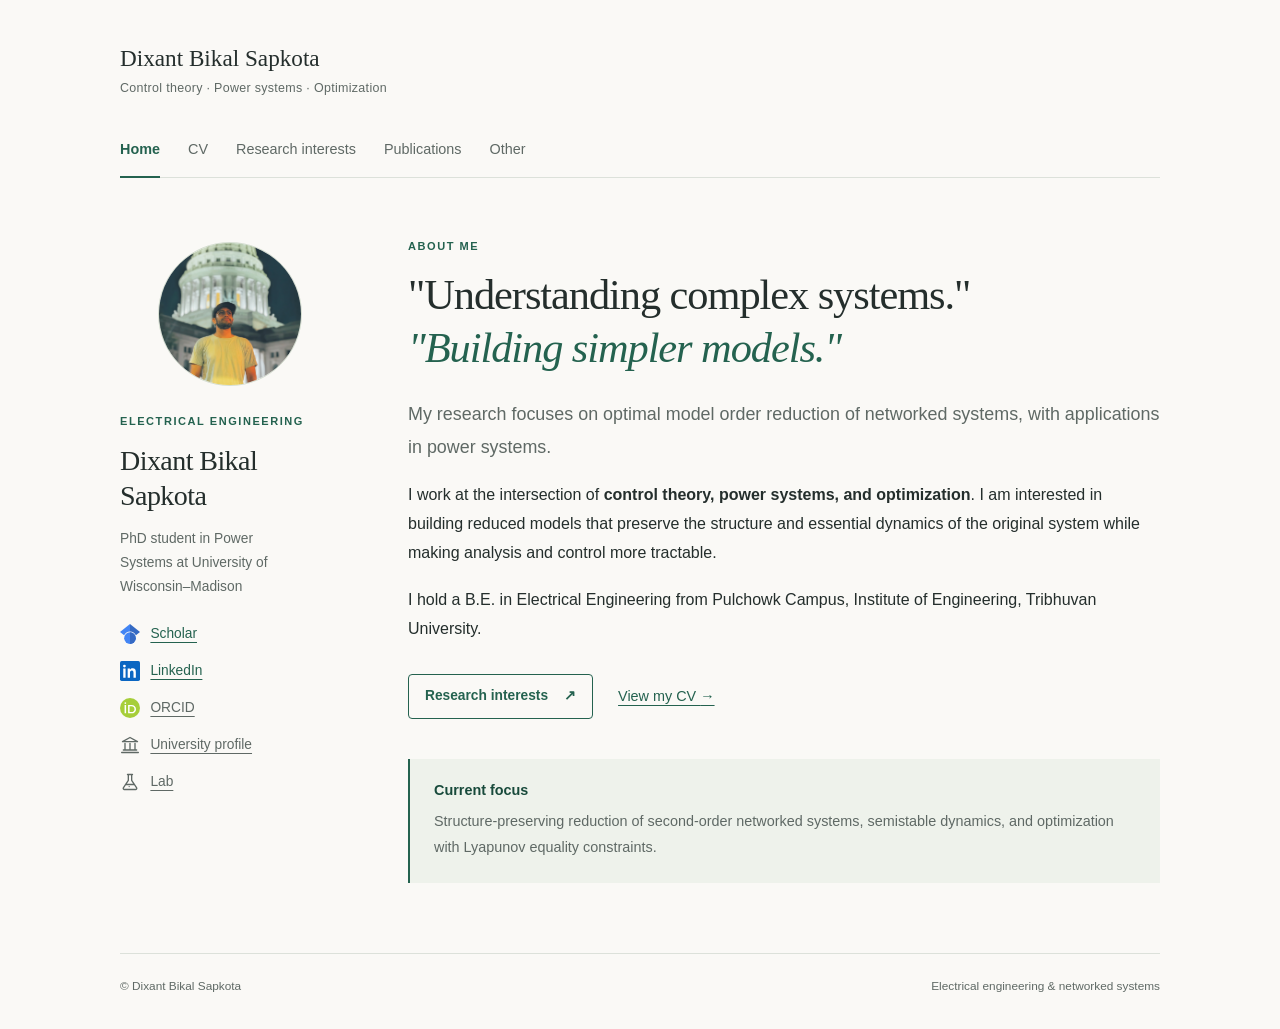
<file: index.html>
<!doctype html>
<html lang="en">
<head>
  <meta charset="utf-8">
  <meta name="viewport" content="width=device-width, initial-scale=1">
  <meta name="description" content="Dixant Bikal Sapkota — research in model order reduction, control theory, optimization, and power systems.">
  <meta name="author" content="Dixant Bikal Sapkota">
  <meta name="theme-color" content="#faf9f6">
  <title>Home | Dixant Bikal Sapkota</title>
  <link rel="stylesheet" href="styles.css">
</head>
<body>
  <a class="skip-link" href="#main">Skip to content</a>
  <div class="site-shell">
    <header class="site-header">
      <a class="site-name" href="index.html">Dixant Bikal Sapkota<span class="site-subtitle">Control theory · Power systems · Optimization</span></a>
      <nav class="site-nav" aria-label="Main navigation">
        <a href="index.html" aria-current="page">Home</a>
        <a href="cv.html">CV</a>
        <a href="research.html">Research interests</a>
        <a href="publications.html">Publications</a>
        <a href="other.html">Other</a>
      </nav>
    </header>
    <main id="main" class="page-layout" tabindex="-1">
      <aside class="sidebar" aria-label="About Dixant Bikal Sapkota">
        <img
          class="profile-photo"
          src="images/image.jpg"
          alt="Dixant Bikal Sapkota"
          width="112"
          height="112">
        <p class="eyebrow">Electrical engineering</p>
        <p class="profile-name">Dixant Bikal<br> Sapkota</p>
        <p class="sidebar-text">PhD student in Power Systems at University of Wisconsin–Madison</p>
        <nav class="profile-links" aria-label="Academic profiles">
          <ul>
          <li>
            <a class="profile-link" href="https://scholar.google.com/citations?user=Jhl7F5cAAAAJ&amp;hl=en">
              <svg class="profile-link-icon" width="20" height="20" viewBox="0 0 24 24" aria-hidden="true" focusable="false"><path fill="#4285f4" d="M12 0 0 9.5l4.9 4A8 8 0 0 1 12 9V0Z"/><path fill="#356ac3" d="m12 0 12 9.5-4.9 4A8 8 0 0 0 12 9V0Z"/><circle cx="12" cy="17" r="7" fill="#4285f4"/><path fill="#356ac3" d="M12 10a7 7 0 0 1 0 14V10Z"/></svg>
              <span>Scholar</span>
            </a>
          </li>
          <li>
            <a class="profile-link" href="https://www.linkedin.com/in/dixantbsapkota/">
              <svg class="profile-link-icon" width="20" height="20" viewBox="0 0 24 24" aria-hidden="true" focusable="false"><rect width="24" height="24" rx="2" fill="#0a66c2"/><circle cx="5.3" cy="6" r="1.65" fill="#fff"/><path fill="#fff" d="M3.9 9h2.8v11H3.9zm5.3 0h2.7v1.5c.6-1 1.5-1.8 3.2-1.8 3 0 3.9 1.9 3.9 4.7V20h-2.8v-5.9c0-1.6-.3-2.8-1.9-2.8s-2.3 1.1-2.3 2.8V20H9.2Z"/></svg>
              <span>LinkedIn</span>
            </a>
          </li>
          <li>
            <!-- EDIT: Add href="YOUR_ORCID_URL" to the next anchor.
            Keep class="profile-link"; remove placeholder-link, role,
            aria-disabled, and title when adding the real URL. -->
            <a class="profile-link placeholder-link" role="link" aria-disabled="true" title="Add your ORCID URL">
              <svg class="profile-link-icon" width="20" height="20" viewBox="0 0 24 24" aria-hidden="true" focusable="false"><circle cx="12" cy="12" r="12" fill="#a6ce39"/><circle cx="6.4" cy="6.1" r="1.05" fill="#fff"/><path fill="#fff" d="M5.5 8.3h1.8v10.1H5.5zm4.2 0h4.1c3.3 0 5.4 2 5.4 5.1s-2.1 5-5.4 5H9.7zm1.8 1.6v6.9h2.2c2.4 0 3.7-1.2 3.7-3.4 0-2.3-1.3-3.5-3.7-3.5Z"/></svg>
              <span>ORCID</span>
            </a>
          </li>
          <li>
            <!-- EDIT: Add href="YOUR_UNIVERSITY_PROFILE_URL" to the next anchor.
            Keep class="profile-link"; remove placeholder-link, role,
            aria-disabled, and title when adding the real URL. -->
            <a class="profile-link placeholder-link" role="link" aria-disabled="true" title="Add your University profile URL">
              <svg class="profile-link-icon" width="20" height="20" viewBox="0 0 24 24" fill="none" stroke="currentColor" stroke-width="1.6" stroke-linecap="round" stroke-linejoin="round" aria-hidden="true" focusable="false"><path d="m3 8 9-5 9 5H3Zm-1 13h20M4 18h16M6 10v8m6-8v8m6-8v8"/></svg>
              <span>University profile</span>
            </a>
          </li>
          <li>
            <!-- EDIT: Add href="YOUR_LAB_URL" to the next anchor.
            Keep class="profile-link"; remove placeholder-link, role,
            aria-disabled, and title when adding the real URL. -->
            <a class="profile-link placeholder-link" role="link" aria-disabled="true" title="Add your Lab URL">
              <svg class="profile-link-icon" width="20" height="20" viewBox="0 0 24 24" fill="none" stroke="currentColor" stroke-width="1.6" stroke-linecap="round" stroke-linejoin="round" aria-hidden="true" focusable="false"><path d="M9 3h6m-5 0v7l-6 9a1.4 1.4 0 0 0 1.2 2h13.6a1.4 1.4 0 0 0 1.2-2l-6-9V3M7.5 15h9"/><circle cx="11" cy="17.5" r=".8" fill="currentColor" stroke="none"/></svg>
              <span>Lab</span>
            </a>
          </li>
          </ul>
        </nav>
        <!-- Optional photo: replace the monogram with
        <img class="profile-photo" src="images/profile.jpg" alt="Dixant Bikal Sapkota" width="176" height="176">
        and upload images/profile.jpg. -->
      </aside>
      <div class="page-content">
        <p class="eyebrow">About me</p>
        <h1>"Understanding complex systems."<br><em>"Building simpler models."</em></h1>
        <p class="lead">My research focuses on optimal model order reduction of networked systems, with applications in power systems.</p>
        <p>I work at the intersection of <strong>control theory, power systems, and optimization</strong>. I am interested in building reduced models that preserve the structure and essential dynamics of the original system while making analysis and control more tractable.</p>
        <p>I hold a B.E. in Electrical Engineering from Pulchowk Campus, Institute of Engineering, Tribhuvan University.</p>
        <div class="link-row">
          <a class="button" href="research.html">Research interests <span aria-hidden="true">↗</span></a>
          <a class="text-link" href="cv.html">View my CV <span aria-hidden="true">→</span></a>
        </div>
        <section class="focus-note" aria-labelledby="focus-title">
          <h2 id="focus-title">Current focus</h2>
          <p>Structure-preserving reduction of second-order networked systems, semistable dynamics, and optimization with Lyapunov equality constraints.</p>
        </section>
        <!-- EDIT: Uncomment after replacing the example address and URLs.
        <section class="section" aria-labelledby="contact-title">
          <h2 id="contact-title">Get in touch</h2>
          <p><a href="mailto:YOUR_EMAIL">Email</a> · <a href="YOUR_SCHOLAR_URL">Google Scholar</a> · <a href="YOUR_GITHUB_URL">GitHub</a></p>
        </section>
        -->
      </div>
    </main>
    <footer class="site-footer">
      <span>© Dixant Bikal Sapkota</span>
      <span>Electrical engineering &amp; networked systems</span>
      <!-- Optional: replace the second span with an email or academic profile link. -->
    </footer>
  </div>
</body>
</html>
</file>
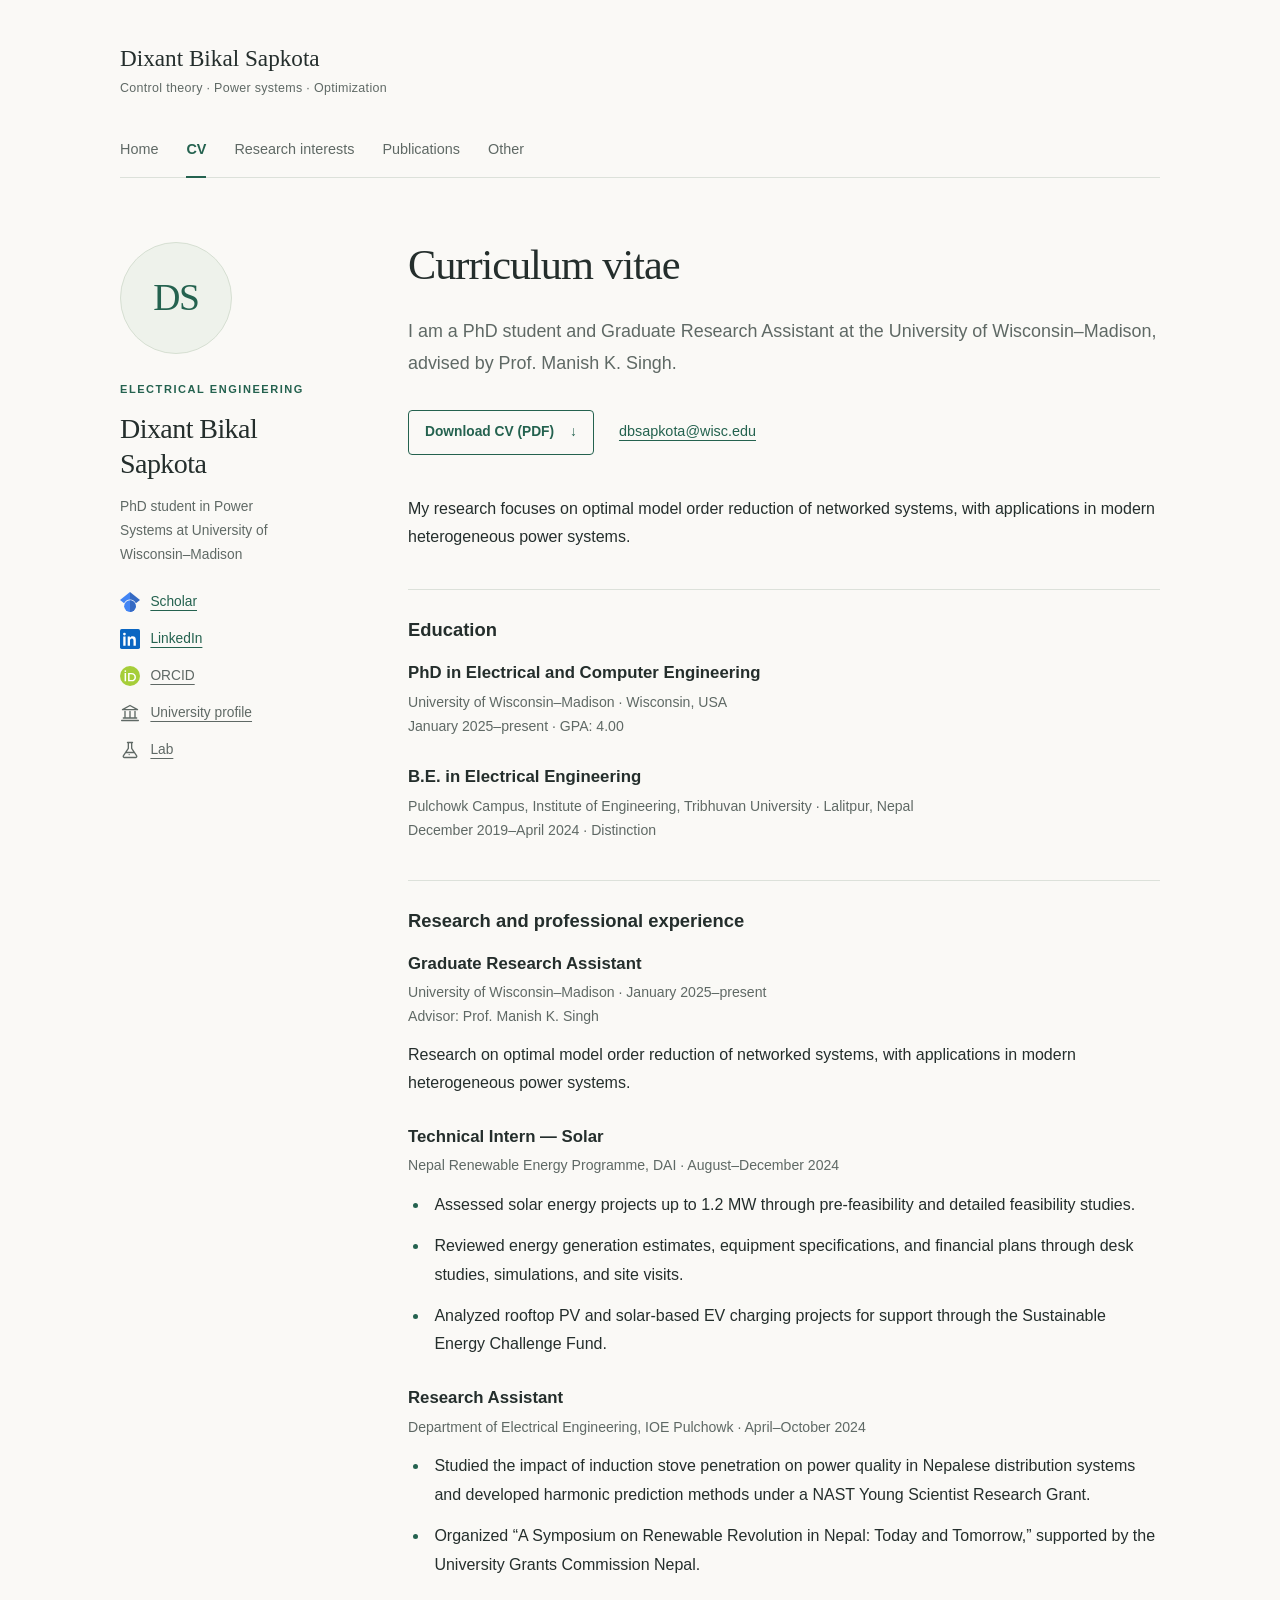
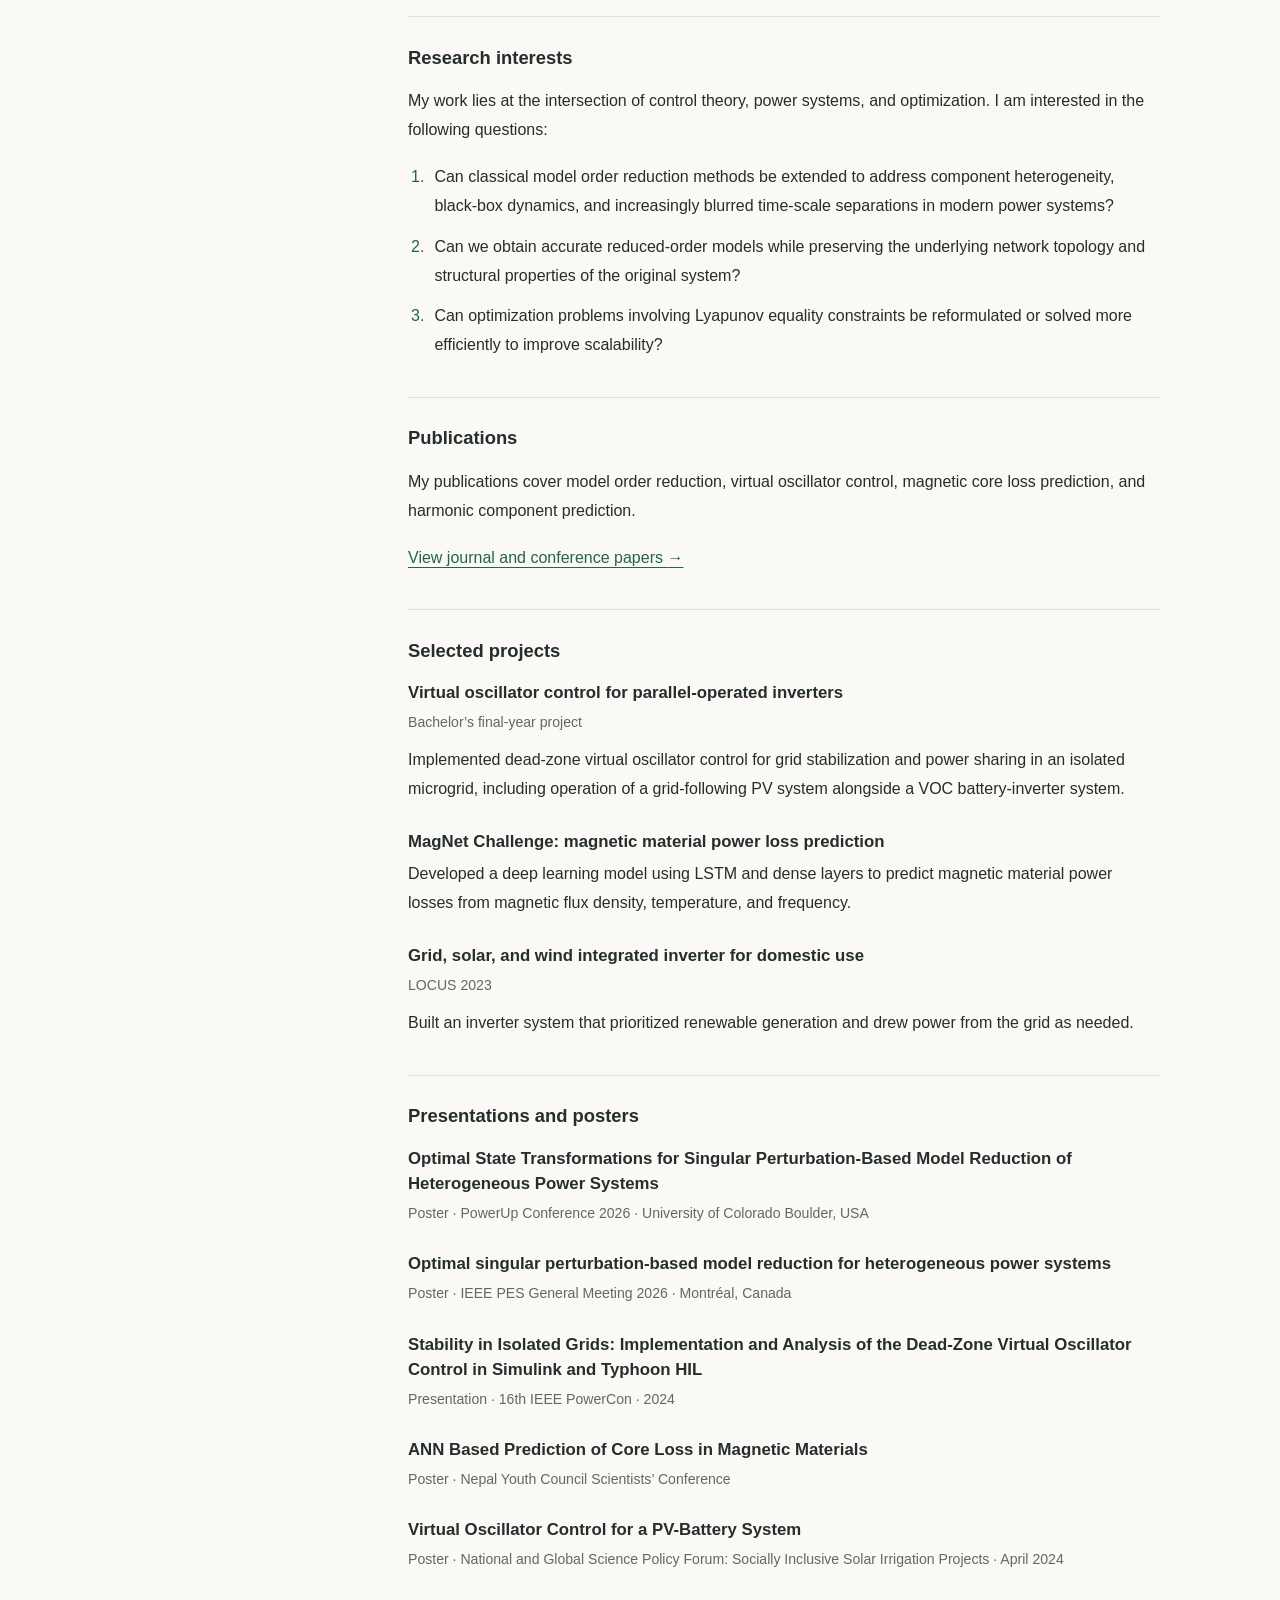
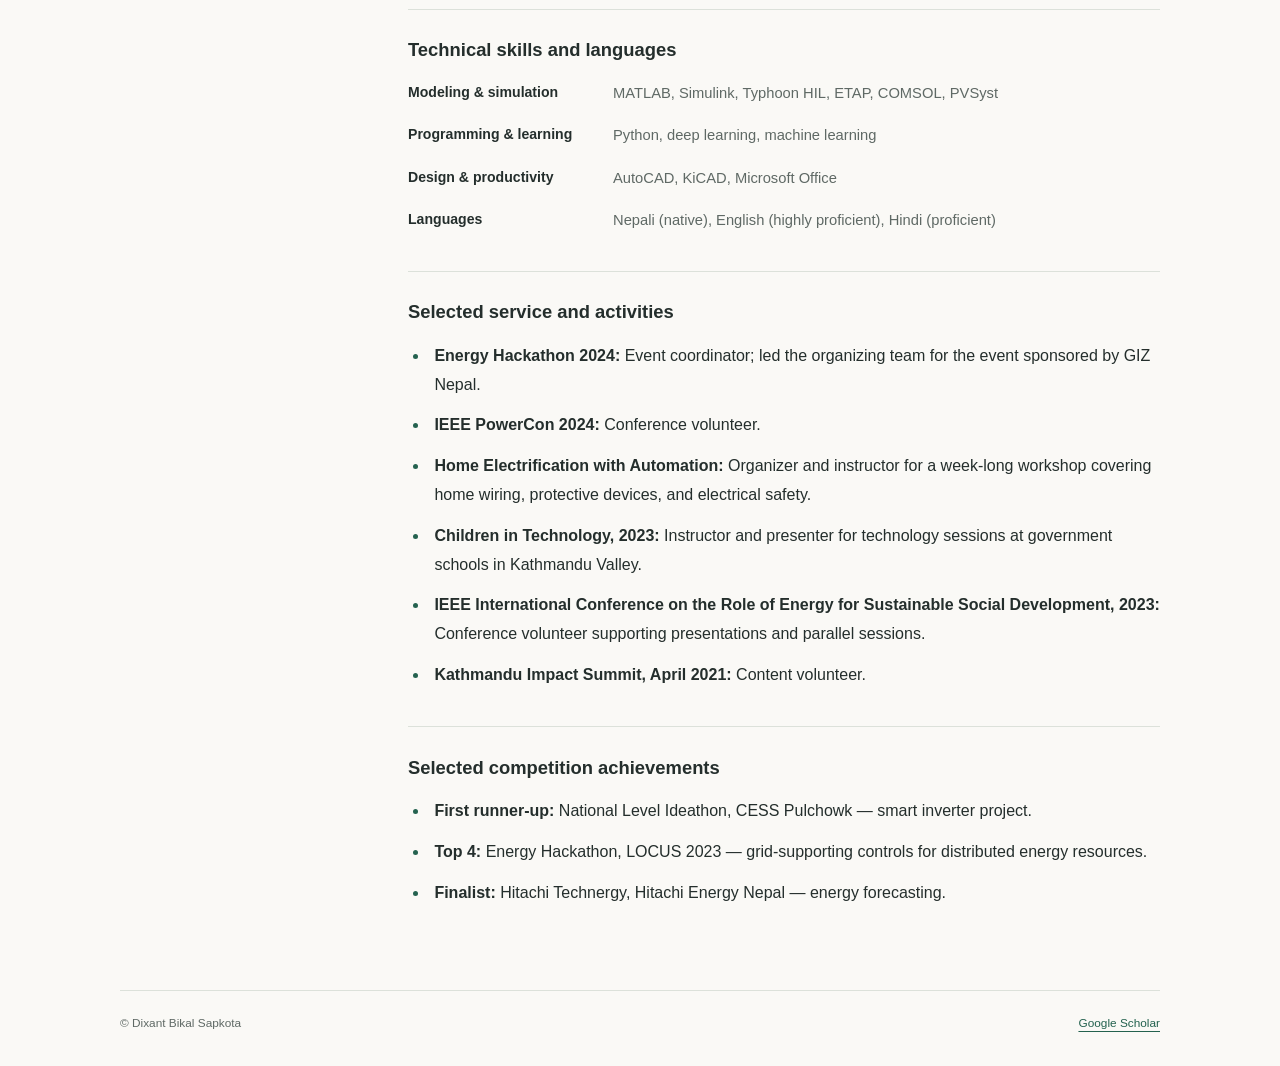
<file: cv.html>
<!doctype html>
<html lang="en">
<head>
  <meta charset="utf-8">
  <meta name="viewport" content="width=device-width, initial-scale=1">
  <meta name="description" content="CV of Dixant Bikal Sapkota, PhD student and Graduate Research Assistant at the University of Wisconsin–Madison.">
  <meta name="author" content="Dixant Bikal Sapkota">
  <meta name="theme-color" content="#faf9f6">
  <title>CV | Dixant Bikal Sapkota</title>
  <link rel="stylesheet" href="styles.css">
</head>
<body>
  <a class="skip-link" href="#main">Skip to content</a>
  <div class="site-shell">
    <header class="site-header">
      <a class="site-name" href="index.html">Dixant Bikal Sapkota<span class="site-subtitle">Control theory · Power systems · Optimization</span></a>
      <nav class="site-nav" aria-label="Main navigation">
        <a href="index.html">Home</a>
        <a href="cv.html" aria-current="page">CV</a>
        <a href="research.html">Research interests</a>
        <a href="publications.html">Publications</a>
        <a href="other.html">Other</a>
      </nav>
    </header>
    <main id="main" class="page-layout" tabindex="-1">
      <aside class="sidebar" aria-label="About Dixant Bikal Sapkota">
        <div class="monogram" aria-hidden="true">DS</div>
        <p class="eyebrow">Electrical engineering</p>
        <p class="profile-name">Dixant Bikal<br> Sapkota</p>
        <p class="sidebar-text">PhD student in Power Systems at University of Wisconsin–Madison</p>
        <nav class="profile-links" aria-label="Academic profiles">
          <ul>
          <li>
            <a class="profile-link" href="https://scholar.google.com/citations?user=Jhl7F5cAAAAJ&amp;hl=en">
              <svg class="profile-link-icon" width="20" height="20" viewBox="0 0 24 24" aria-hidden="true" focusable="false"><path fill="#4285f4" d="M12 0 0 9.5l4.9 4A8 8 0 0 1 12 9V0Z"/><path fill="#356ac3" d="m12 0 12 9.5-4.9 4A8 8 0 0 0 12 9V0Z"/><circle cx="12" cy="17" r="7" fill="#4285f4"/><path fill="#356ac3" d="M12 10a7 7 0 0 1 0 14V10Z"/></svg>
              <span>Scholar</span>
            </a>
          </li>
          <li>
            <a class="profile-link" href="https://www.linkedin.com/in/dixantbsapkota/">
              <svg class="profile-link-icon" width="20" height="20" viewBox="0 0 24 24" aria-hidden="true" focusable="false"><rect width="24" height="24" rx="2" fill="#0a66c2"/><circle cx="5.3" cy="6" r="1.65" fill="#fff"/><path fill="#fff" d="M3.9 9h2.8v11H3.9zm5.3 0h2.7v1.5c.6-1 1.5-1.8 3.2-1.8 3 0 3.9 1.9 3.9 4.7V20h-2.8v-5.9c0-1.6-.3-2.8-1.9-2.8s-2.3 1.1-2.3 2.8V20H9.2Z"/></svg>
              <span>LinkedIn</span>
            </a>
          </li>
          <li>
            <!-- EDIT: Add href="YOUR_ORCID_URL" to the next anchor.
            Keep class="profile-link"; remove placeholder-link, role,
            aria-disabled, and title when adding the real URL. -->
            <a class="profile-link placeholder-link" role="link" aria-disabled="true" title="Add your ORCID URL">
              <svg class="profile-link-icon" width="20" height="20" viewBox="0 0 24 24" aria-hidden="true" focusable="false"><circle cx="12" cy="12" r="12" fill="#a6ce39"/><circle cx="6.4" cy="6.1" r="1.05" fill="#fff"/><path fill="#fff" d="M5.5 8.3h1.8v10.1H5.5zm4.2 0h4.1c3.3 0 5.4 2 5.4 5.1s-2.1 5-5.4 5H9.7zm1.8 1.6v6.9h2.2c2.4 0 3.7-1.2 3.7-3.4 0-2.3-1.3-3.5-3.7-3.5Z"/></svg>
              <span>ORCID</span>
            </a>
          </li>
          <li>
            <!-- EDIT: Add href="YOUR_UNIVERSITY_PROFILE_URL" to the next anchor.
            Keep class="profile-link"; remove placeholder-link, role,
            aria-disabled, and title when adding the real URL. -->
            <a class="profile-link placeholder-link" role="link" aria-disabled="true" title="Add your University profile URL">
              <svg class="profile-link-icon" width="20" height="20" viewBox="0 0 24 24" fill="none" stroke="currentColor" stroke-width="1.6" stroke-linecap="round" stroke-linejoin="round" aria-hidden="true" focusable="false"><path d="m3 8 9-5 9 5H3Zm-1 13h20M4 18h16M6 10v8m6-8v8m6-8v8"/></svg>
              <span>University profile</span>
            </a>
          </li>
          <li>
            <!-- EDIT: Add href="YOUR_LAB_URL" to the next anchor.
            Keep class="profile-link"; remove placeholder-link, role,
            aria-disabled, and title when adding the real URL. -->
            <a class="profile-link placeholder-link" role="link" aria-disabled="true" title="Add your Lab URL">
              <svg class="profile-link-icon" width="20" height="20" viewBox="0 0 24 24" fill="none" stroke="currentColor" stroke-width="1.6" stroke-linecap="round" stroke-linejoin="round" aria-hidden="true" focusable="false"><path d="M9 3h6m-5 0v7l-6 9a1.4 1.4 0 0 0 1.2 2h13.6a1.4 1.4 0 0 0 1.2-2l-6-9V3M7.5 15h9"/><circle cx="11" cy="17.5" r=".8" fill="currentColor" stroke="none"/></svg>
              <span>Lab</span>
            </a>
          </li>
          </ul>
        </nav>
        <!-- Optional photo: replace the monogram with
        <img class="profile-photo" src="images/profile.jpg" alt="Dixant Bikal Sapkota" width="176" height="176">
        and upload images/profile.jpg. -->
      </aside>
      <div class="page-content">
        <h1>Curriculum vitae</h1>
        <p class="lead">I am a PhD student and Graduate Research Assistant at the University of Wisconsin–Madison, advised by Prof. Manish K. Singh.</p>
        <div class="link-row"><a class="button" href="files/cv.pdf">Download CV (PDF) <span aria-hidden="true">↓</span></a> <a class="text-link" href="mailto:dbsapkota@wisc.edu">dbsapkota@wisc.edu</a></div>
        <p>My research focuses on optimal model order reduction of networked systems, with applications in modern heterogeneous power systems.</p>
        <section class="section" aria-labelledby="education-title">
          <h2 id="education-title">Education</h2>
          <div class="entry">
            <h3>PhD in Electrical and Computer Engineering</h3>
            <p class="entry-meta">University of Wisconsin–Madison · Wisconsin, USA<br>January 2025–present · GPA: 4.00</p>
          </div>
          <div class="entry">
            <h3>B.E. in Electrical Engineering</h3>
            <p class="entry-meta">Pulchowk Campus, Institute of Engineering, Tribhuvan University · Lalitpur, Nepal<br>December 2019–April 2024 · Distinction</p>
          </div>
        </section>
        <section class="section" aria-labelledby="experience-title">
          <h2 id="experience-title">Research and professional experience</h2>
          <div class="entry">
            <h3>Graduate Research Assistant</h3>
            <p class="entry-meta">University of Wisconsin–Madison · January 2025–present<br>Advisor: Prof. Manish K. Singh</p>
            <p>Research on optimal model order reduction of networked systems, with applications in modern heterogeneous power systems.</p>
          </div>
          <div class="entry">
            <h3>Technical Intern — Solar</h3>
            <p class="entry-meta">Nepal Renewable Energy Programme, DAI · August–December 2024</p>
            <ul class="topic-list">
              <li>Assessed solar energy projects up to 1.2 MW through pre-feasibility and detailed feasibility studies.</li>
              <li>Reviewed energy generation estimates, equipment specifications, and financial plans through desk studies, simulations, and site visits.</li>
              <li>Analyzed rooftop PV and solar-based EV charging projects for support through the Sustainable Energy Challenge Fund.</li>
            </ul>
          </div>
          <div class="entry">
            <h3>Research Assistant</h3>
            <p class="entry-meta">Department of Electrical Engineering, IOE Pulchowk · April–October 2024</p>
            <ul class="topic-list">
              <li>Studied the impact of induction stove penetration on power quality in Nepalese distribution systems and developed harmonic prediction methods under a NAST Young Scientist Research Grant.</li>
              <li>Organized “A Symposium on Renewable Revolution in Nepal: Today and Tomorrow,” supported by the University Grants Commission Nepal.</li>
            </ul>
          </div>
        </section>
        <section class="section" aria-labelledby="research-title">
          <h2 id="research-title">Research interests</h2>
          <p>My work lies at the intersection of control theory, power systems, and optimization. I am interested in the following questions:</p>
          <ol class="question-list">
            <li>Can classical model order reduction methods be extended to address component heterogeneity, black-box dynamics, and increasingly blurred time-scale separations in modern power systems?</li>
            <li>Can we obtain accurate reduced-order models while preserving the underlying network topology and structural properties of the original system?</li>
            <li>Can optimization problems involving Lyapunov equality constraints be reformulated or solved more efficiently to improve scalability?</li>
          </ol>
        </section>
        <section class="section" aria-labelledby="publications-title">
          <h2 id="publications-title">Publications</h2>
          <p>My publications cover model order reduction, virtual oscillator control, magnetic core loss prediction, and harmonic component prediction.</p>
          <a href="publications.html">View journal and conference papers <span aria-hidden="true">→</span></a>
        </section>
        <section class="section" aria-labelledby="projects-title">
          <h2 id="projects-title">Selected projects</h2>
          <div class="entry">
            <h3>Virtual oscillator control for parallel-operated inverters</h3>
            <p class="entry-meta">Bachelor’s final-year project</p>
            <p>Implemented dead-zone virtual oscillator control for grid stabilization and power sharing in an isolated microgrid, including operation of a grid-following PV system alongside a VOC battery-inverter system.</p>
          </div>
          <div class="entry">
            <h3>MagNet Challenge: magnetic material power loss prediction</h3>
            <p>Developed a deep learning model using LSTM and dense layers to predict magnetic material power losses from magnetic flux density, temperature, and frequency.</p>
          </div>
          <div class="entry">
            <h3>Grid, solar, and wind integrated inverter for domestic use</h3>
            <p class="entry-meta">LOCUS 2023</p>
            <p>Built an inverter system that prioritized renewable generation and drew power from the grid as needed.</p>
          </div>
        </section>
        <section class="section" aria-labelledby="presentations-title">
          <h2 id="presentations-title">Presentations and posters</h2>
          <div class="entry">
            <h3>Optimal State Transformations for Singular Perturbation-Based Model Reduction of Heterogeneous Power Systems</h3>
            <p class="entry-meta">Poster · PowerUp Conference 2026 · University of Colorado Boulder, USA</p>
          </div>
          <div class="entry">
            <h3>Optimal singular perturbation-based model reduction for heterogeneous power systems</h3>
            <p class="entry-meta">Poster · IEEE PES General Meeting 2026 · Montréal, Canada</p>
          </div>
          <div class="entry">
            <h3>Stability in Isolated Grids: Implementation and Analysis of the Dead-Zone Virtual Oscillator Control in Simulink and Typhoon HIL</h3>
            <p class="entry-meta">Presentation · 16th IEEE PowerCon · 2024</p>
          </div>
          <div class="entry">
            <h3>ANN Based Prediction of Core Loss in Magnetic Materials</h3>
            <p class="entry-meta">Poster · Nepal Youth Council Scientists’ Conference</p>
          </div>
          <div class="entry">
            <h3>Virtual Oscillator Control for a PV-Battery System</h3>
            <p class="entry-meta">Poster · National and Global Science Policy Forum: Socially Inclusive Solar Irrigation Projects · April 2024</p>
          </div>
        </section>
        <section class="section" aria-labelledby="skills-title">
          <h2 id="skills-title">Technical skills and languages</h2>
          <dl class="details-list">
            <div><dt>Modeling &amp; simulation</dt><dd>MATLAB, Simulink, Typhoon HIL, ETAP, COMSOL, PVSyst</dd></div>
            <div><dt>Programming &amp; learning</dt><dd>Python, deep learning, machine learning</dd></div>
            <div><dt>Design &amp; productivity</dt><dd>AutoCAD, KiCAD, Microsoft Office</dd></div>
            <div><dt>Languages</dt><dd>Nepali (native), English (highly proficient), Hindi (proficient)</dd></div>
          </dl>
        </section>
        <section class="section" aria-labelledby="service-title">
          <h2 id="service-title">Selected service and activities</h2>
          <ul class="topic-list">
            <li><strong>Energy Hackathon 2024:</strong> Event coordinator; led the organizing team for the event sponsored by GIZ Nepal.</li>
            <li><strong>IEEE PowerCon 2024:</strong> Conference volunteer.</li>
            <li><strong>Home Electrification with Automation:</strong> Organizer and instructor for a week-long workshop covering home wiring, protective devices, and electrical safety.</li>
            <li><strong>Children in Technology, 2023:</strong> Instructor and presenter for technology sessions at government schools in Kathmandu Valley.</li>
            <li><strong>IEEE International Conference on the Role of Energy for Sustainable Social Development, 2023:</strong> Conference volunteer supporting presentations and parallel sessions.</li>
            <li><strong>Kathmandu Impact Summit, April 2021:</strong> Content volunteer.</li>
          </ul>
        </section>
        <section class="section" aria-labelledby="awards-title">
          <h2 id="awards-title">Selected competition achievements</h2>
          <ul class="topic-list">
            <li><strong>First runner-up:</strong> National Level Ideathon, CESS Pulchowk — smart inverter project.</li>
            <li><strong>Top 4:</strong> Energy Hackathon, LOCUS 2023 — grid-supporting controls for distributed energy resources.</li>
            <li><strong>Finalist:</strong> Hitachi Technergy, Hitachi Energy Nepal — energy forecasting.</li>
          </ul>
        </section>
      </div>
    </main>
    <footer class="site-footer">
      <span>© Dixant Bikal Sapkota</span>
      <a href="https://scholar.google.com/citations?user=Jhl7F5cAAAAJ&amp;hl=en">Google Scholar</a>
    </footer>
  </div>
</body>
</html>
</file>
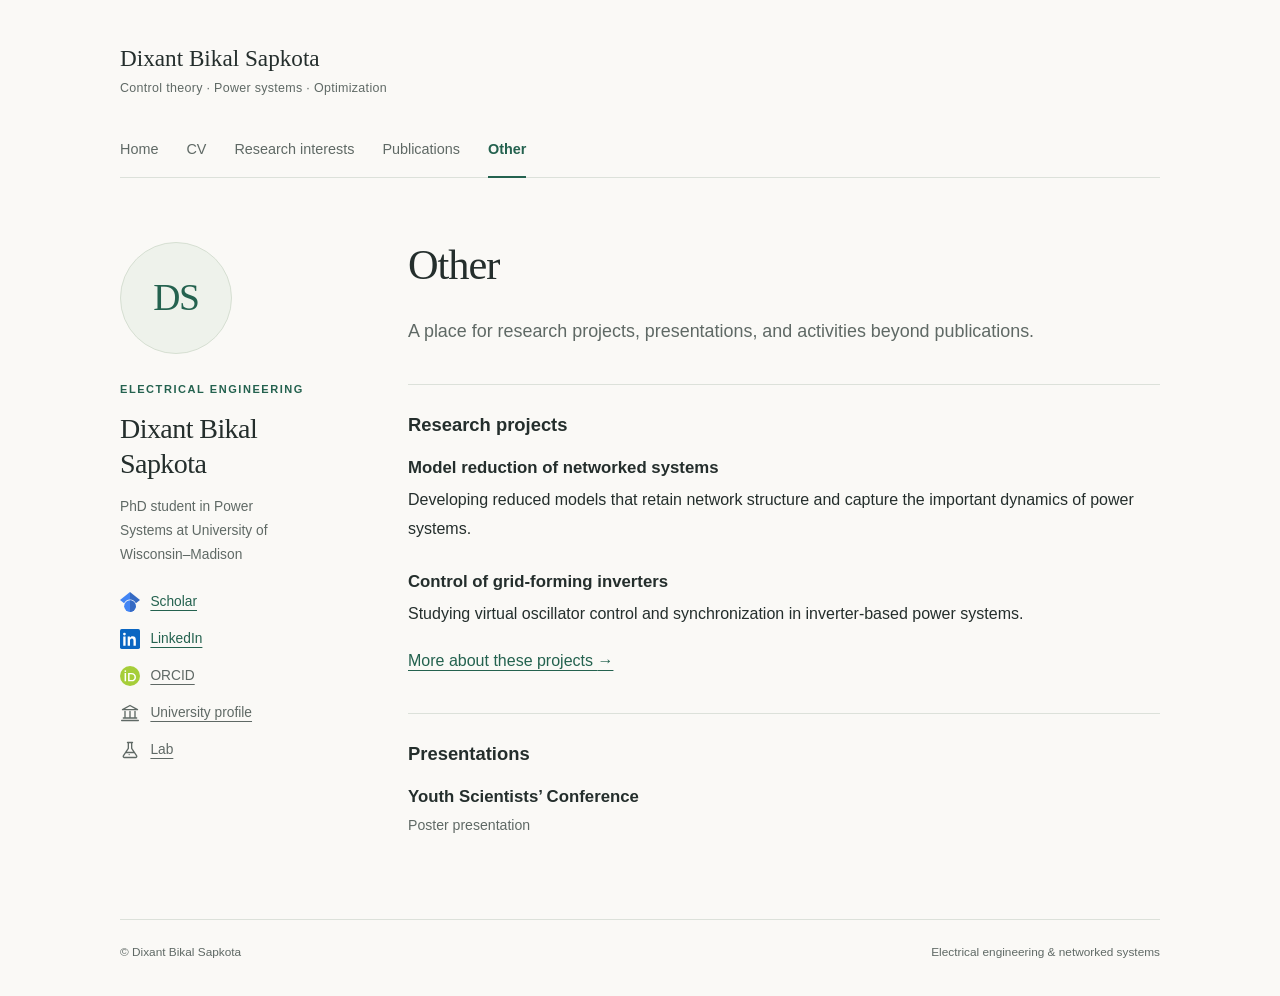
<file: other.html>
<!doctype html>
<html lang="en">
<head>
  <meta charset="utf-8">
  <meta name="viewport" content="width=device-width, initial-scale=1">
  <meta name="description" content="Research projects, presentations, and additional activities of Dixant Bikal Sapkota.">
  <meta name="author" content="Dixant Bikal Sapkota">
  <meta name="theme-color" content="#faf9f6">
  <title>Other | Dixant Bikal Sapkota</title>
  <link rel="stylesheet" href="styles.css">
</head>
<body>
  <a class="skip-link" href="#main">Skip to content</a>
  <div class="site-shell">
    <header class="site-header">
      <a class="site-name" href="index.html">Dixant Bikal Sapkota<span class="site-subtitle">Control theory · Power systems · Optimization</span></a>
      <nav class="site-nav" aria-label="Main navigation">
        <a href="index.html">Home</a>
        <a href="cv.html">CV</a>
        <a href="research.html">Research interests</a>
        <a href="publications.html">Publications</a>
        <a href="other.html" aria-current="page">Other</a>
      </nav>
    </header>
    <main id="main" class="page-layout" tabindex="-1">
      <aside class="sidebar" aria-label="About Dixant Bikal Sapkota">
        <div class="monogram" aria-hidden="true">DS</div>
        <p class="eyebrow">Electrical engineering</p>
        <p class="profile-name">Dixant Bikal<br> Sapkota</p>
        <p class="sidebar-text">PhD student in Power Systems at University of Wisconsin–Madison</p>
        <nav class="profile-links" aria-label="Academic profiles">
          <ul>
          <li>
            <a class="profile-link" href="https://scholar.google.com/citations?user=Jhl7F5cAAAAJ&amp;hl=en">
              <svg class="profile-link-icon" width="20" height="20" viewBox="0 0 24 24" aria-hidden="true" focusable="false"><path fill="#4285f4" d="M12 0 0 9.5l4.9 4A8 8 0 0 1 12 9V0Z"/><path fill="#356ac3" d="m12 0 12 9.5-4.9 4A8 8 0 0 0 12 9V0Z"/><circle cx="12" cy="17" r="7" fill="#4285f4"/><path fill="#356ac3" d="M12 10a7 7 0 0 1 0 14V10Z"/></svg>
              <span>Scholar</span>
            </a>
          </li>
          <li>
            <a class="profile-link" href="https://www.linkedin.com/in/dixantbsapkota/">
              <svg class="profile-link-icon" width="20" height="20" viewBox="0 0 24 24" aria-hidden="true" focusable="false"><rect width="24" height="24" rx="2" fill="#0a66c2"/><circle cx="5.3" cy="6" r="1.65" fill="#fff"/><path fill="#fff" d="M3.9 9h2.8v11H3.9zm5.3 0h2.7v1.5c.6-1 1.5-1.8 3.2-1.8 3 0 3.9 1.9 3.9 4.7V20h-2.8v-5.9c0-1.6-.3-2.8-1.9-2.8s-2.3 1.1-2.3 2.8V20H9.2Z"/></svg>
              <span>LinkedIn</span>
            </a>
          </li>
          <li>
            <!-- EDIT: Add href="YOUR_ORCID_URL" to the next anchor.
            Keep class="profile-link"; remove placeholder-link, role,
            aria-disabled, and title when adding the real URL. -->
            <a class="profile-link placeholder-link" role="link" aria-disabled="true" title="Add your ORCID URL">
              <svg class="profile-link-icon" width="20" height="20" viewBox="0 0 24 24" aria-hidden="true" focusable="false"><circle cx="12" cy="12" r="12" fill="#a6ce39"/><circle cx="6.4" cy="6.1" r="1.05" fill="#fff"/><path fill="#fff" d="M5.5 8.3h1.8v10.1H5.5zm4.2 0h4.1c3.3 0 5.4 2 5.4 5.1s-2.1 5-5.4 5H9.7zm1.8 1.6v6.9h2.2c2.4 0 3.7-1.2 3.7-3.4 0-2.3-1.3-3.5-3.7-3.5Z"/></svg>
              <span>ORCID</span>
            </a>
          </li>
          <li>
            <!-- EDIT: Add href="YOUR_UNIVERSITY_PROFILE_URL" to the next anchor.
            Keep class="profile-link"; remove placeholder-link, role,
            aria-disabled, and title when adding the real URL. -->
            <a class="profile-link placeholder-link" role="link" aria-disabled="true" title="Add your University profile URL">
              <svg class="profile-link-icon" width="20" height="20" viewBox="0 0 24 24" fill="none" stroke="currentColor" stroke-width="1.6" stroke-linecap="round" stroke-linejoin="round" aria-hidden="true" focusable="false"><path d="m3 8 9-5 9 5H3Zm-1 13h20M4 18h16M6 10v8m6-8v8m6-8v8"/></svg>
              <span>University profile</span>
            </a>
          </li>
          <li>
            <!-- EDIT: Add href="YOUR_LAB_URL" to the next anchor.
            Keep class="profile-link"; remove placeholder-link, role,
            aria-disabled, and title when adding the real URL. -->
            <a class="profile-link placeholder-link" role="link" aria-disabled="true" title="Add your Lab URL">
              <svg class="profile-link-icon" width="20" height="20" viewBox="0 0 24 24" fill="none" stroke="currentColor" stroke-width="1.6" stroke-linecap="round" stroke-linejoin="round" aria-hidden="true" focusable="false"><path d="M9 3h6m-5 0v7l-6 9a1.4 1.4 0 0 0 1.2 2h13.6a1.4 1.4 0 0 0 1.2-2l-6-9V3M7.5 15h9"/><circle cx="11" cy="17.5" r=".8" fill="currentColor" stroke="none"/></svg>
              <span>Lab</span>
            </a>
          </li>
          </ul>
        </nav>
        <!-- Optional photo: replace the monogram with
        <img class="profile-photo" src="images/profile.jpg" alt="Dixant Bikal Sapkota" width="176" height="176">
        and upload images/profile.jpg. -->
      </aside>
      <div class="page-content">
        <h1>Other</h1>
        <p class="lead">A place for research projects, presentations, and activities beyond publications.</p>
        <section class="section" aria-labelledby="projects-title">
          <h2 id="projects-title">Research projects</h2>
          <div class="entry">
            <h3>Model reduction of networked systems</h3>
            <p>Developing reduced models that retain network structure and capture the important dynamics of power systems.</p>
          </div>
          <div class="entry">
            <h3>Control of grid-forming inverters</h3>
            <p>Studying virtual oscillator control and synchronization in inverter-based power systems.</p>
          </div>
          <a href="projects.html">More about these projects <span aria-hidden="true">→</span></a>
        </section>
        <section class="section" id="presentations" aria-labelledby="presentations-title">
          <h2 id="presentations-title">Presentations</h2>
          <div class="entry">
            <h3>Youth Scientists’ Conference</h3>
            <p class="entry-meta">Poster presentation</p>
            <!-- EDIT: Add your exact poster title, year, and a PDF link if available. -->
          </div>
        </section>
        <!-- EDIT: Add verified teaching, service, hobbies, or personal activities here.
        <section class="section" aria-labelledby="outside-title">
          <h2 id="outside-title">Outside research</h2>
          <p>Write a short paragraph about your interests outside research.</p>
        </section>
        -->
      </div>
    </main>
    <footer class="site-footer">
      <span>© Dixant Bikal Sapkota</span>
      <span>Electrical engineering &amp; networked systems</span>
      <!-- Optional: replace the second span with an email or academic profile link. -->
    </footer>
  </div>
</body>
</html>
</file>
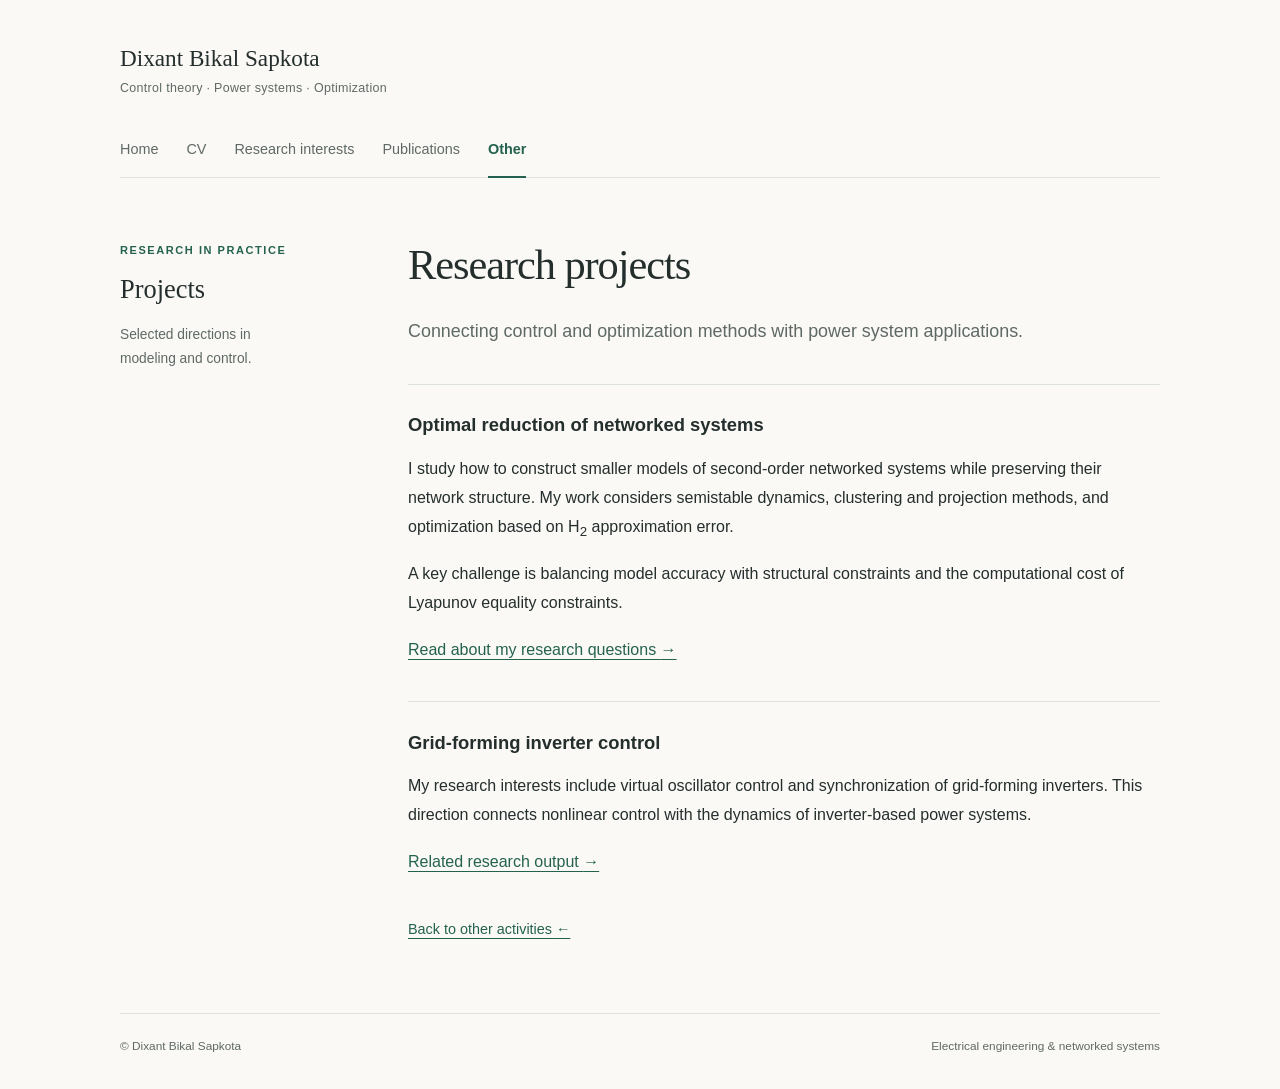
<file: projects.html>
<!doctype html>
<html lang="en">
<head>
  <meta charset="utf-8">
  <meta name="viewport" content="width=device-width, initial-scale=1">
  <meta name="description" content="Projects in model order reduction and grid-forming inverter control.">
  <meta name="author" content="Dixant Bikal Sapkota">
  <meta name="theme-color" content="#faf9f6">
  <title>Projects | Dixant Bikal Sapkota</title>
  <link rel="stylesheet" href="styles.css">
</head>
<body>
  <a class="skip-link" href="#main">Skip to content</a>
  <div class="site-shell">
    <header class="site-header">
      <a class="site-name" href="index.html">Dixant Bikal Sapkota<span class="site-subtitle">Control theory · Power systems · Optimization</span></a>
      <nav class="site-nav" aria-label="Main navigation">
        <a href="index.html">Home</a>
        <a href="cv.html">CV</a>
        <a href="research.html">Research interests</a>
        <a href="publications.html">Publications</a>
        <a href="other.html" aria-current="page">Other</a>
      </nav>
    </header>
    <main id="main" class="page-layout" tabindex="-1">
      <aside class="sidebar" aria-label="Page introduction">
        <p class="eyebrow">Research in practice</p>
        <p class="sidebar-heading">Projects</p>
        <p class="sidebar-text">Selected directions in modeling and control.</p>
      </aside>
      <div class="page-content">
        <h1>Research projects</h1>
        <p class="lead">Connecting control and optimization methods with power system applications.</p>
        <section class="section" aria-labelledby="network-title">
          <h2 id="network-title">Optimal reduction of networked systems</h2>
          <p>I study how to construct smaller models of second-order networked systems while preserving their network structure. My work considers semistable dynamics, clustering and projection methods, and optimization based on H<sub>2</sub> approximation error.</p>
          <p>A key challenge is balancing model accuracy with structural constraints and the computational cost of Lyapunov equality constraints.</p>
          <p><a href="research.html">Read about my research questions <span aria-hidden="true">→</span></a></p>
        </section>
        <section class="section" aria-labelledby="inverter-title">
          <h2 id="inverter-title">Grid-forming inverter control</h2>
          <p>My research interests include virtual oscillator control and synchronization of grid-forming inverters. This direction connects nonlinear control with the dynamics of inverter-based power systems.</p>
          <p><a href="publications.html">Related research output <span aria-hidden="true">→</span></a></p>
        </section>
        <p class="end-link"><a href="other.html">Back to other activities <span aria-hidden="true">←</span></a></p>
      </div>
    </main>
    <footer class="site-footer">
      <span>© Dixant Bikal Sapkota</span>
      <span>Electrical engineering &amp; networked systems</span>
      <!-- Optional: replace the second span with an email or academic profile link. -->
    </footer>
  </div>
</body>
</html>
</file>
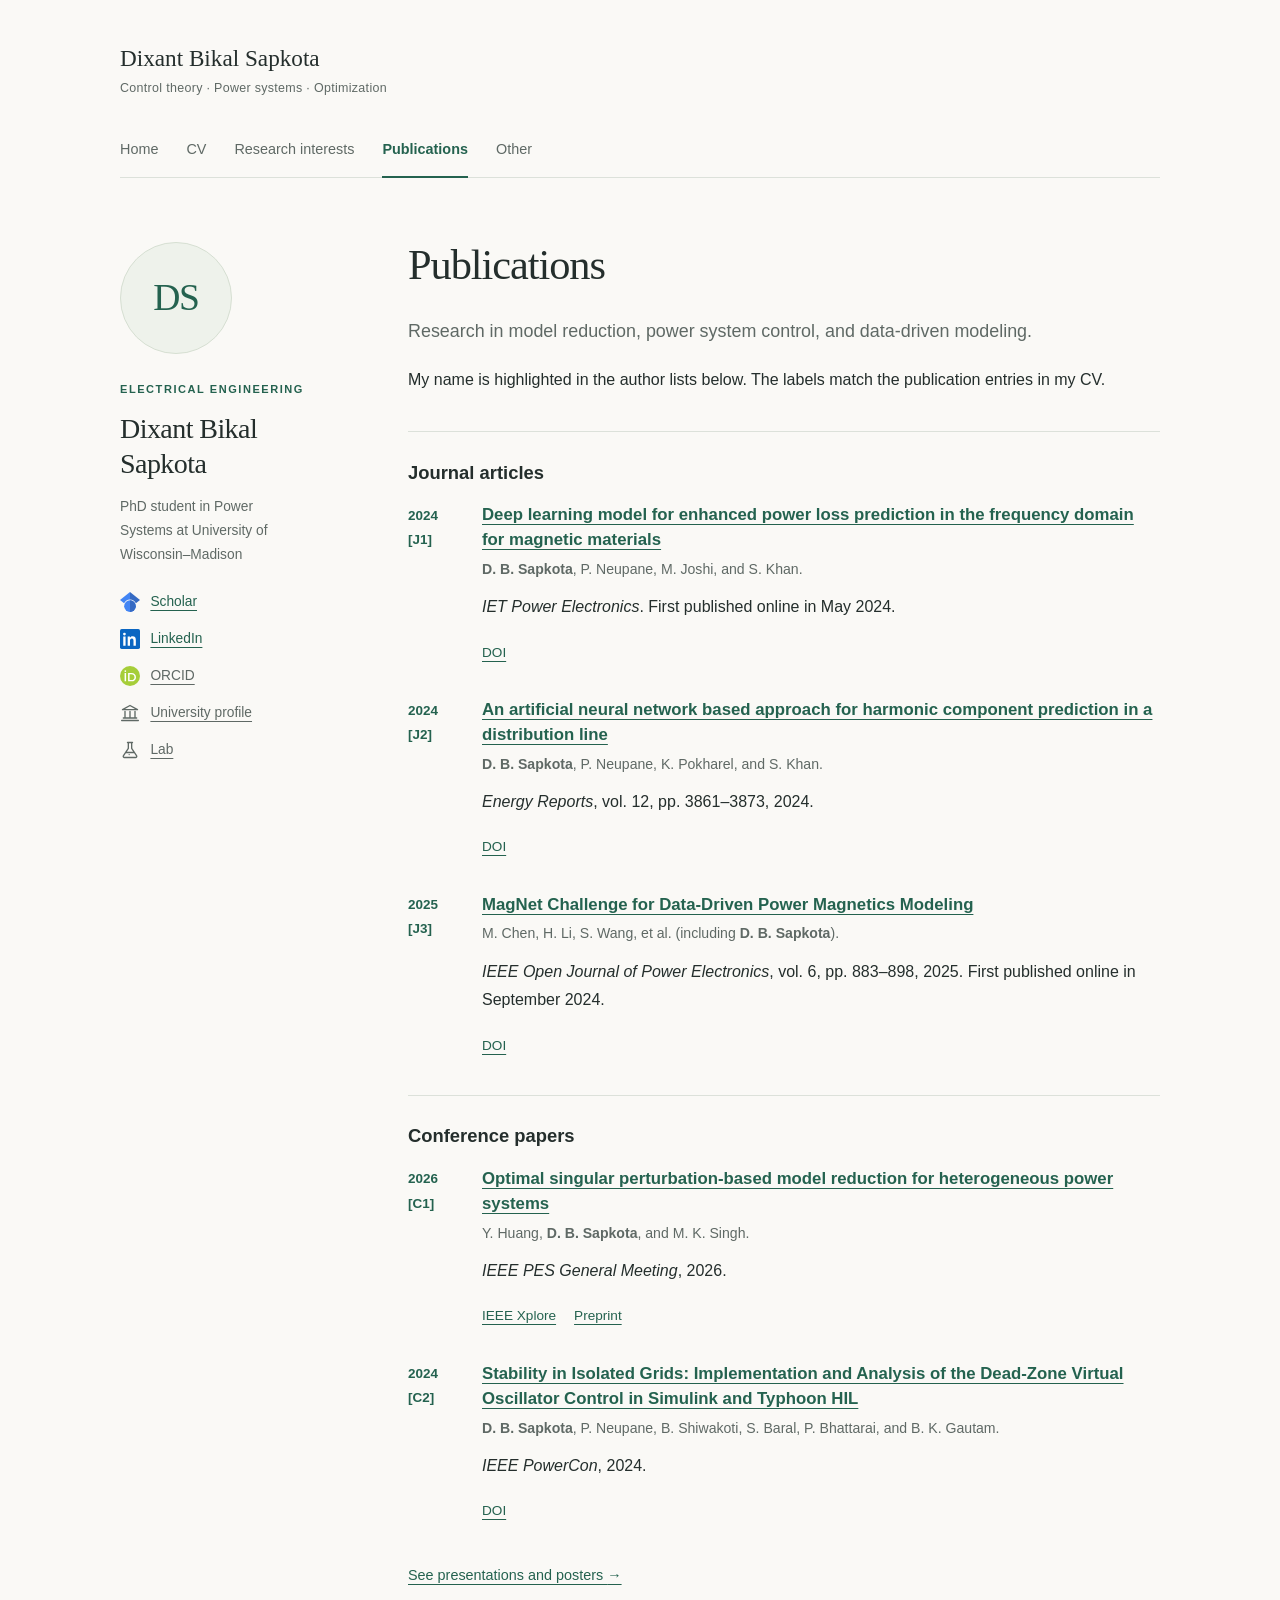
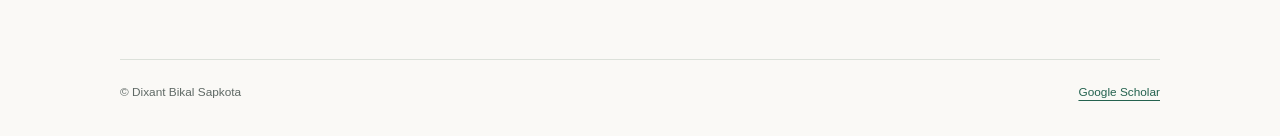
<file: publications.html>
<!doctype html>
<html lang="en">
<head>
  <meta charset="utf-8">
  <meta name="viewport" content="width=device-width, initial-scale=1">
  <meta name="description" content="Journal articles and conference publications by Dixant Bikal Sapkota, with DOI, paper, and Google Scholar links.">
  <meta name="author" content="Dixant Bikal Sapkota">
  <meta name="theme-color" content="#faf9f6">
  <title>Publications | Dixant Bikal Sapkota</title>
  <link rel="stylesheet" href="styles.css">
</head>
<body>
  <a class="skip-link" href="#main">Skip to content</a>
  <div class="site-shell">
    <header class="site-header">
      <a class="site-name" href="index.html">Dixant Bikal Sapkota<span class="site-subtitle">Control theory · Power systems · Optimization</span></a>
      <nav class="site-nav" aria-label="Main navigation">
        <a href="index.html">Home</a>
        <a href="cv.html">CV</a>
        <a href="research.html">Research interests</a>
        <a href="publications.html" aria-current="page">Publications</a>
        <a href="other.html">Other</a>
      </nav>
    </header>
    <main id="main" class="page-layout" tabindex="-1">
      <aside class="sidebar" aria-label="About Dixant Bikal Sapkota">
        <div class="monogram" aria-hidden="true">DS</div>
        <p class="eyebrow">Electrical engineering</p>
        <p class="profile-name">Dixant Bikal<br> Sapkota</p>
        <p class="sidebar-text">PhD student in Power Systems at University of Wisconsin–Madison</p>
        <nav class="profile-links" aria-label="Academic profiles">
          <ul>
          <li>
            <a class="profile-link" href="https://scholar.google.com/citations?user=Jhl7F5cAAAAJ&amp;hl=en">
              <svg class="profile-link-icon" width="20" height="20" viewBox="0 0 24 24" aria-hidden="true" focusable="false"><path fill="#4285f4" d="M12 0 0 9.5l4.9 4A8 8 0 0 1 12 9V0Z"/><path fill="#356ac3" d="m12 0 12 9.5-4.9 4A8 8 0 0 0 12 9V0Z"/><circle cx="12" cy="17" r="7" fill="#4285f4"/><path fill="#356ac3" d="M12 10a7 7 0 0 1 0 14V10Z"/></svg>
              <span>Scholar</span>
            </a>
          </li>
          <li>
            <a class="profile-link" href="https://www.linkedin.com/in/dixantbsapkota/">
              <svg class="profile-link-icon" width="20" height="20" viewBox="0 0 24 24" aria-hidden="true" focusable="false"><rect width="24" height="24" rx="2" fill="#0a66c2"/><circle cx="5.3" cy="6" r="1.65" fill="#fff"/><path fill="#fff" d="M3.9 9h2.8v11H3.9zm5.3 0h2.7v1.5c.6-1 1.5-1.8 3.2-1.8 3 0 3.9 1.9 3.9 4.7V20h-2.8v-5.9c0-1.6-.3-2.8-1.9-2.8s-2.3 1.1-2.3 2.8V20H9.2Z"/></svg>
              <span>LinkedIn</span>
            </a>
          </li>
          <li>
            <!-- EDIT: Add href="YOUR_ORCID_URL" to the next anchor.
            Keep class="profile-link"; remove placeholder-link, role,
            aria-disabled, and title when adding the real URL. -->
            <a class="profile-link placeholder-link" role="link" aria-disabled="true" title="Add your ORCID URL">
              <svg class="profile-link-icon" width="20" height="20" viewBox="0 0 24 24" aria-hidden="true" focusable="false"><circle cx="12" cy="12" r="12" fill="#a6ce39"/><circle cx="6.4" cy="6.1" r="1.05" fill="#fff"/><path fill="#fff" d="M5.5 8.3h1.8v10.1H5.5zm4.2 0h4.1c3.3 0 5.4 2 5.4 5.1s-2.1 5-5.4 5H9.7zm1.8 1.6v6.9h2.2c2.4 0 3.7-1.2 3.7-3.4 0-2.3-1.3-3.5-3.7-3.5Z"/></svg>
              <span>ORCID</span>
            </a>
          </li>
          <li>
            <!-- EDIT: Add href="YOUR_UNIVERSITY_PROFILE_URL" to the next anchor.
            Keep class="profile-link"; remove placeholder-link, role,
            aria-disabled, and title when adding the real URL. -->
            <a class="profile-link placeholder-link" role="link" aria-disabled="true" title="Add your University profile URL">
              <svg class="profile-link-icon" width="20" height="20" viewBox="0 0 24 24" fill="none" stroke="currentColor" stroke-width="1.6" stroke-linecap="round" stroke-linejoin="round" aria-hidden="true" focusable="false"><path d="m3 8 9-5 9 5H3Zm-1 13h20M4 18h16M6 10v8m6-8v8m6-8v8"/></svg>
              <span>University profile</span>
            </a>
          </li>
          <li>
            <!-- EDIT: Add href="YOUR_LAB_URL" to the next anchor.
            Keep class="profile-link"; remove placeholder-link, role,
            aria-disabled, and title when adding the real URL. -->
            <a class="profile-link placeholder-link" role="link" aria-disabled="true" title="Add your Lab URL">
              <svg class="profile-link-icon" width="20" height="20" viewBox="0 0 24 24" fill="none" stroke="currentColor" stroke-width="1.6" stroke-linecap="round" stroke-linejoin="round" aria-hidden="true" focusable="false"><path d="M9 3h6m-5 0v7l-6 9a1.4 1.4 0 0 0 1.2 2h13.6a1.4 1.4 0 0 0 1.2-2l-6-9V3M7.5 15h9"/><circle cx="11" cy="17.5" r=".8" fill="currentColor" stroke="none"/></svg>
              <span>Lab</span>
            </a>
          </li>
          </ul>
        </nav>
        <!-- Optional photo: replace the monogram with
        <img class="profile-photo" src="images/profile.jpg" alt="Dixant Bikal Sapkota" width="176" height="176">
        and upload images/profile.jpg. -->
      </aside>
      <div class="page-content">
        <h1>Publications</h1>
        <p class="lead">Research in model reduction, power system control, and data-driven modeling.</p>
        <p>My name is highlighted in the author lists below. The labels match the publication entries in my CV.</p>
        <section class="section" aria-labelledby="journals-title">
          <h2 id="journals-title">Journal articles</h2>
          <article class="publication" id="j1">
            <span class="publication-year">2024<br>[J1]</span>
            <div>
              <h3><a href="https://doi.org/10.1049/pel2.12704">Deep learning model for enhanced power loss prediction in the frequency domain for magnetic materials</a></h3>
              <p class="entry-meta"><strong>D. B. Sapkota</strong>, P. Neupane, M. Joshi, and S. Khan.</p>
              <p><em>IET Power Electronics</em>. First published online in May 2024.</p>
              <div class="publication-links"><a href="https://doi.org/10.1049/pel2.12704">DOI</a></div>
            </div>
          </article>
          <article class="publication" id="j2">
            <span class="publication-year">2024<br>[J2]</span>
            <div>
              <h3><a href="https://doi.org/10.1016/j.egyr.2024.09.060">An artificial neural network based approach for harmonic component prediction in a distribution line</a></h3>
              <p class="entry-meta"><strong>D. B. Sapkota</strong>, P. Neupane, K. Pokharel, and S. Khan.</p>
              <p><em>Energy Reports</em>, vol. 12, pp. 3861–3873, 2024.</p>
              <div class="publication-links"><a href="https://doi.org/10.1016/j.egyr.2024.09.060">DOI</a></div>
            </div>
          </article>
          <article class="publication" id="j3">
            <span class="publication-year">2025<br>[J3]</span>
            <div>
              <h3><a href="https://doi.org/10.1109/OJPEL.2024.3469916">MagNet Challenge for Data-Driven Power Magnetics Modeling</a></h3>
              <p class="entry-meta">M. Chen, H. Li, S. Wang, et al. (including <strong>D. B. Sapkota</strong>).</p>
              <p><em>IEEE Open Journal of Power Electronics</em>, vol. 6, pp. 883–898, 2025. First published online in September 2024.</p>
              <div class="publication-links"><a href="https://doi.org/10.1109/OJPEL.2024.3469916">DOI</a></div>
            </div>
          </article>
        </section>
        <section class="section" aria-labelledby="conference-title">
          <h2 id="conference-title">Conference papers</h2>
          <article class="publication" id="c1">
            <span class="publication-year">2026<br>[C1]</span>
            <div>
              <h3><a href="https://ieeexplore.ieee.org/abstract/document/11693242">Optimal singular perturbation-based model reduction for heterogeneous power systems</a></h3>
              <p class="entry-meta">Y. Huang, <strong>D. B. Sapkota</strong>, and M. K. Singh.</p>
              <p><em>IEEE PES General Meeting</em>, 2026.</p>
              <div class="publication-links"><a href="https://ieeexplore.ieee.org/abstract/document/11693242">IEEE Xplore</a><a href="https://arxiv.org/abs/2511.22728">Preprint</a></div>
            </div>
          </article>
          <article class="publication" id="c2">
            <span class="publication-year">2024<br>[C2]</span>
            <div>
              <h3><a href="https://doi.org/10.1109/PowerCon60995.2024.10870555">Stability in Isolated Grids: Implementation and Analysis of the Dead-Zone Virtual Oscillator Control in Simulink and Typhoon HIL</a></h3>
              <p class="entry-meta"><strong>D. B. Sapkota</strong>, P. Neupane, B. Shiwakoti, S. Baral, P. Bhattarai, and B. K. Gautam.</p>
              <p><em>IEEE PowerCon</em>, 2024.</p>
              <div class="publication-links"><a href="https://doi.org/10.1109/PowerCon60995.2024.10870555">DOI</a></div>
            </div>
          </article>
        </section>
        <!-- Content transcribed from CV-DixantOct2026.pdf. Article links come
        from the PDF annotations. MagNet volume/year checked against the article;
        the C1 preprint link was checked against arXiv:2511.22728. -->
        <p class="end-link"><a href="cv.html#presentations-title">See presentations and posters <span aria-hidden="true">→</span></a></p>
      </div>
    </main>
    <footer class="site-footer">
      <span>© Dixant Bikal Sapkota</span>
      <a href="https://scholar.google.com/citations?user=Jhl7F5cAAAAJ&amp;hl=en">Google Scholar</a>
    </footer>
  </div>
</body>
</html>
</file>
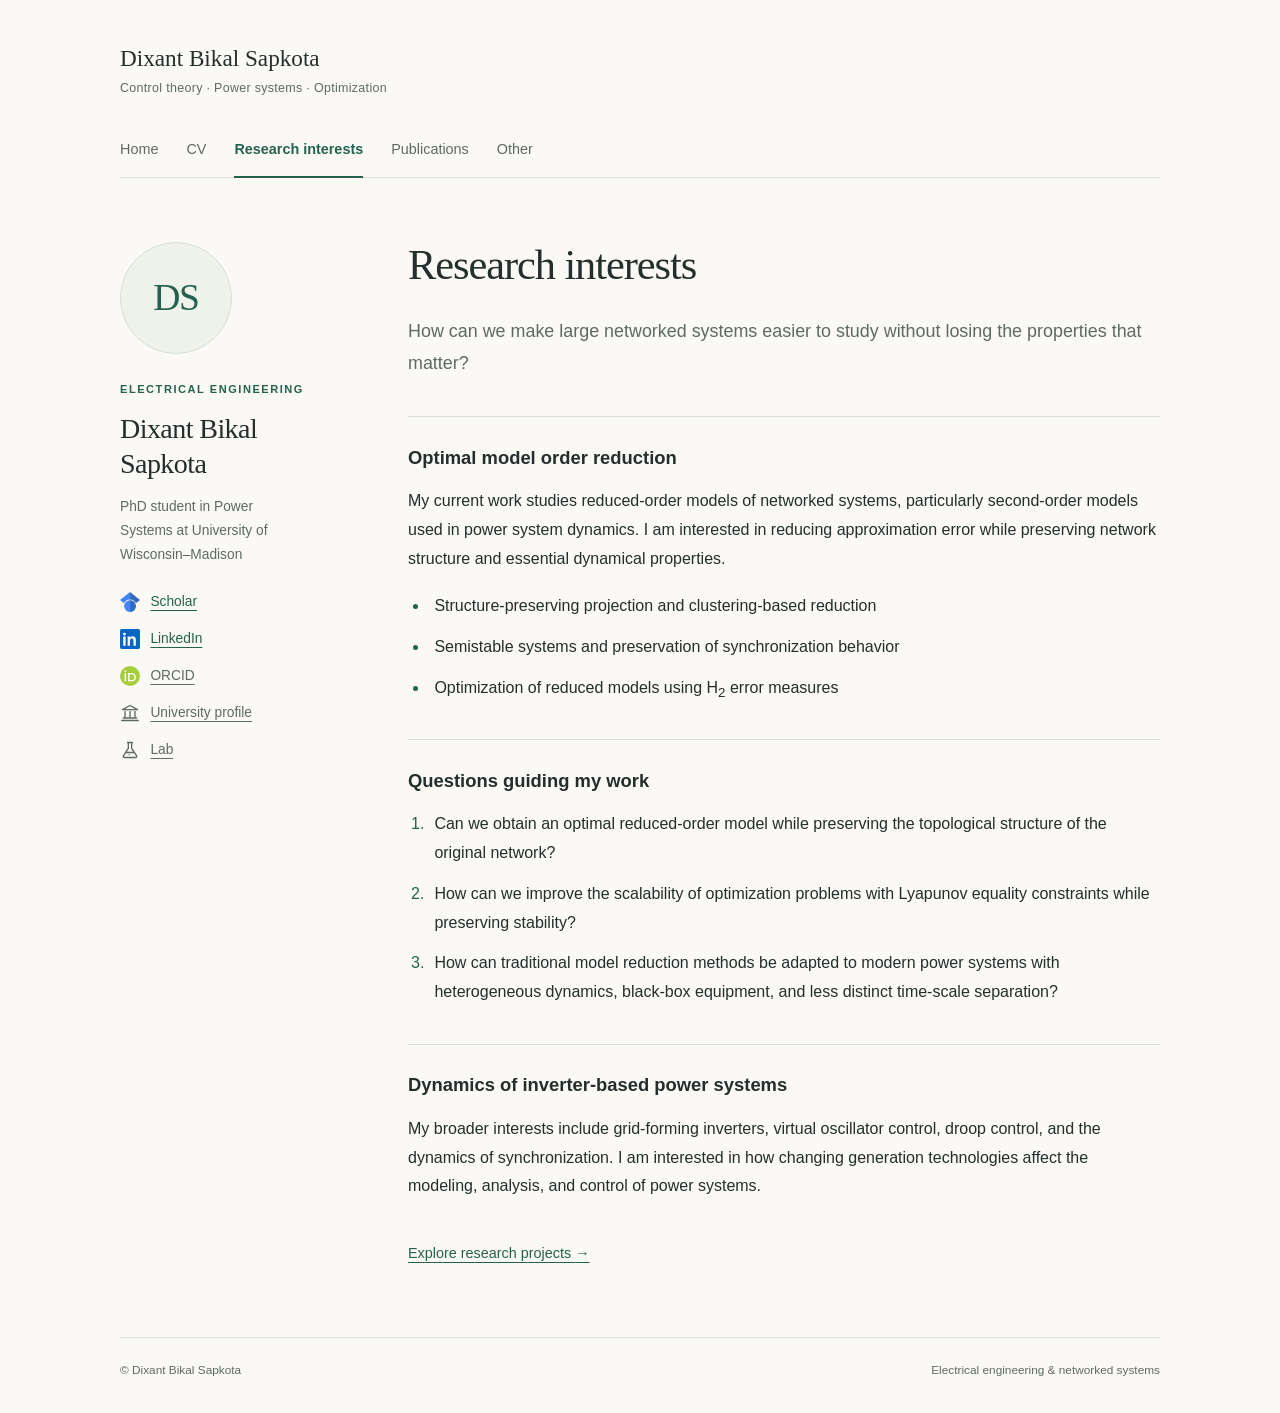
<file: research.html>
<!doctype html>
<html lang="en">
<head>
  <meta charset="utf-8">
  <meta name="viewport" content="width=device-width, initial-scale=1">
  <meta name="description" content="Research interests in structure-preserving model order reduction, networked dynamics, and inverter-based power systems.">
  <meta name="author" content="Dixant Bikal Sapkota">
  <meta name="theme-color" content="#faf9f6">
  <title>Research interests | Dixant Bikal Sapkota</title>
  <link rel="stylesheet" href="styles.css">
</head>
<body>
  <a class="skip-link" href="#main">Skip to content</a>
  <div class="site-shell">
    <header class="site-header">
      <a class="site-name" href="index.html">Dixant Bikal Sapkota<span class="site-subtitle">Control theory · Power systems · Optimization</span></a>
      <nav class="site-nav" aria-label="Main navigation">
        <a href="index.html">Home</a>
        <a href="cv.html">CV</a>
        <a href="research.html" aria-current="page">Research interests</a>
        <a href="publications.html">Publications</a>
        <a href="other.html">Other</a>
      </nav>
    </header>
    <main id="main" class="page-layout" tabindex="-1">
      <aside class="sidebar" aria-label="About Dixant Bikal Sapkota">
        <div class="monogram" aria-hidden="true">DS</div>
        <p class="eyebrow">Electrical engineering</p>
        <p class="profile-name">Dixant Bikal<br> Sapkota</p>
        <p class="sidebar-text">PhD student in Power Systems at University of Wisconsin–Madison</p>
        <nav class="profile-links" aria-label="Academic profiles">
          <ul>
          <li>
            <a class="profile-link" href="https://scholar.google.com/citations?user=Jhl7F5cAAAAJ&amp;hl=en">
              <svg class="profile-link-icon" width="20" height="20" viewBox="0 0 24 24" aria-hidden="true" focusable="false"><path fill="#4285f4" d="M12 0 0 9.5l4.9 4A8 8 0 0 1 12 9V0Z"/><path fill="#356ac3" d="m12 0 12 9.5-4.9 4A8 8 0 0 0 12 9V0Z"/><circle cx="12" cy="17" r="7" fill="#4285f4"/><path fill="#356ac3" d="M12 10a7 7 0 0 1 0 14V10Z"/></svg>
              <span>Scholar</span>
            </a>
          </li>
          <li>
            <a class="profile-link" href="https://www.linkedin.com/in/dixantbsapkota/">
              <svg class="profile-link-icon" width="20" height="20" viewBox="0 0 24 24" aria-hidden="true" focusable="false"><rect width="24" height="24" rx="2" fill="#0a66c2"/><circle cx="5.3" cy="6" r="1.65" fill="#fff"/><path fill="#fff" d="M3.9 9h2.8v11H3.9zm5.3 0h2.7v1.5c.6-1 1.5-1.8 3.2-1.8 3 0 3.9 1.9 3.9 4.7V20h-2.8v-5.9c0-1.6-.3-2.8-1.9-2.8s-2.3 1.1-2.3 2.8V20H9.2Z"/></svg>
              <span>LinkedIn</span>
            </a>
          </li>
          <li>
            <!-- EDIT: Add href="YOUR_ORCID_URL" to the next anchor.
            Keep class="profile-link"; remove placeholder-link, role,
            aria-disabled, and title when adding the real URL. -->
            <a class="profile-link placeholder-link" role="link" aria-disabled="true" title="Add your ORCID URL">
              <svg class="profile-link-icon" width="20" height="20" viewBox="0 0 24 24" aria-hidden="true" focusable="false"><circle cx="12" cy="12" r="12" fill="#a6ce39"/><circle cx="6.4" cy="6.1" r="1.05" fill="#fff"/><path fill="#fff" d="M5.5 8.3h1.8v10.1H5.5zm4.2 0h4.1c3.3 0 5.4 2 5.4 5.1s-2.1 5-5.4 5H9.7zm1.8 1.6v6.9h2.2c2.4 0 3.7-1.2 3.7-3.4 0-2.3-1.3-3.5-3.7-3.5Z"/></svg>
              <span>ORCID</span>
            </a>
          </li>
          <li>
            <!-- EDIT: Add href="YOUR_UNIVERSITY_PROFILE_URL" to the next anchor.
            Keep class="profile-link"; remove placeholder-link, role,
            aria-disabled, and title when adding the real URL. -->
            <a class="profile-link placeholder-link" role="link" aria-disabled="true" title="Add your University profile URL">
              <svg class="profile-link-icon" width="20" height="20" viewBox="0 0 24 24" fill="none" stroke="currentColor" stroke-width="1.6" stroke-linecap="round" stroke-linejoin="round" aria-hidden="true" focusable="false"><path d="m3 8 9-5 9 5H3Zm-1 13h20M4 18h16M6 10v8m6-8v8m6-8v8"/></svg>
              <span>University profile</span>
            </a>
          </li>
          <li>
            <!-- EDIT: Add href="YOUR_LAB_URL" to the next anchor.
            Keep class="profile-link"; remove placeholder-link, role,
            aria-disabled, and title when adding the real URL. -->
            <a class="profile-link placeholder-link" role="link" aria-disabled="true" title="Add your Lab URL">
              <svg class="profile-link-icon" width="20" height="20" viewBox="0 0 24 24" fill="none" stroke="currentColor" stroke-width="1.6" stroke-linecap="round" stroke-linejoin="round" aria-hidden="true" focusable="false"><path d="M9 3h6m-5 0v7l-6 9a1.4 1.4 0 0 0 1.2 2h13.6a1.4 1.4 0 0 0 1.2-2l-6-9V3M7.5 15h9"/><circle cx="11" cy="17.5" r=".8" fill="currentColor" stroke="none"/></svg>
              <span>Lab</span>
            </a>
          </li>
          </ul>
        </nav>
        <!-- Optional photo: replace the monogram with
        <img class="profile-photo" src="images/profile.jpg" alt="Dixant Bikal Sapkota" width="176" height="176">
        and upload images/profile.jpg. -->
      </aside>
      <div class="page-content">
        <h1>Research interests</h1>
        <p class="lead">How can we make large networked systems easier to study without losing the properties that matter?</p>
        <section class="section" aria-labelledby="mor-title">
          <h2 id="mor-title">Optimal model order reduction</h2>
          <p>My current work studies reduced-order models of networked systems, particularly second-order models used in power system dynamics. I am interested in reducing approximation error while preserving network structure and essential dynamical properties.</p>
          <ul class="topic-list">
            <li>Structure-preserving projection and clustering-based reduction</li>
            <li>Semistable systems and preservation of synchronization behavior</li>
            <li>Optimization of reduced models using H<sub>2</sub> error measures</li>
          </ul>
        </section>
        <section class="section" aria-labelledby="questions-title">
          <h2 id="questions-title">Questions guiding my work</h2>
          <ol class="question-list">
            <li>Can we obtain an optimal reduced-order model while preserving the topological structure of the original network?</li>
            <li>How can we improve the scalability of optimization problems with Lyapunov equality constraints while preserving stability?</li>
            <li>How can traditional model reduction methods be adapted to modern power systems with heterogeneous dynamics, black-box equipment, and less distinct time-scale separation?</li>
          </ol>
        </section>
        <section class="section" aria-labelledby="power-title">
          <h2 id="power-title">Dynamics of inverter-based power systems</h2>
          <p>My broader interests include grid-forming inverters, virtual oscillator control, droop control, and the dynamics of synchronization. I am interested in how changing generation technologies affect the modeling, analysis, and control of power systems.</p>
        </section>
        <p class="end-link"><a href="projects.html">Explore research projects <span aria-hidden="true">→</span></a></p>
      </div>
    </main>
    <footer class="site-footer">
      <span>© Dixant Bikal Sapkota</span>
      <span>Electrical engineering &amp; networked systems</span>
      <!-- Optional: replace the second span with an email or academic profile link. -->
    </footer>
  </div>
</body>
</html>
</file>
<file: styles.css>
/* Shared styles for every page. No frameworks, external fonts, or JavaScript.
   Change the colors below to personalize the site. */
:root {
  --background: #faf9f6;
  --text: #242e2c;
  --muted: #5f6965;
  --accent: #24624f;
  --accent-dark: #184a3b;
  --line: #dce1da;
  --tint: #eef2eb;
}

* { box-sizing: border-box; }
html { scroll-padding-top: 1.5rem; }
body {
  margin: 0;
  background: var(--background);
  color: var(--text);
  font-family: -apple-system, BlinkMacSystemFont, "Segoe UI", Arial, sans-serif;
  font-size: 16px;
  line-height: 1.8;
  -webkit-font-smoothing: antialiased;
}
::selection { background: #dce9de; color: var(--text); }
a { color: var(--accent); text-underline-offset: 4px; }
a:hover { color: var(--accent-dark); }
a:focus-visible {
  outline: 2px solid var(--accent);
  outline-offset: 5px;
  border-radius: 2px;
}
p { margin: 0 0 1.15rem; }
strong { font-weight: 600; }
h1, h2, h3 { margin: 0; font-weight: 500; }
h1, .site-name, .profile-name, .sidebar-heading {
  font-family: Georgia, "Times New Roman", serif;
}
h1 {
  margin-bottom: 1.5rem;
  font-size: clamp(2rem, 3.4vw, 2.65rem);
  line-height: 1.25;
  letter-spacing: -.025em;
  text-wrap: balance;
}
h1 em { color: var(--accent); font-weight: 400; }
h2 { margin-bottom: 1rem; font-size: 1.15rem; font-weight: 650; line-height: 1.5; }
h3 { margin-bottom: .35rem; font-size: 1.05rem; font-weight: 600; line-height: 1.5; }
sub { line-height: 0; }
.site-shell { width: min(1040px, calc(100% - 80px)); margin: 0 auto; }
.site-header { padding: 42px 0 0; border-bottom: 1px solid var(--line); }
.site-name { display: inline-block; color: var(--text); font-size: 1.45rem; line-height: 1.4; text-decoration: none; }
.site-name:hover { color: var(--accent); }
.site-subtitle {
  display: block;
  margin-top: .3rem;
  color: var(--muted);
  font-family: -apple-system, BlinkMacSystemFont, "Segoe UI", Arial, sans-serif;
  font-size: .78rem;
  letter-spacing: .025em;
  line-height: 1.6;
}
.site-nav { display: flex; flex-wrap: wrap; gap: 8px 28px; margin-top: 25px; }
.site-nav a { position: relative; padding: 10px 0 14px; color: var(--muted); font-size: .9rem; text-decoration: none; }
.site-nav a:hover, .site-nav a[aria-current="page"] { color: var(--accent); }
.site-nav a[aria-current="page"] { font-weight: 600; }
.site-nav a[aria-current="page"]::after { position: absolute; right: 0; bottom: -1px; left: 0; height: 2px; background: var(--accent); content: ""; }
.page-layout { display: grid; grid-template-columns: 220px minmax(0, 1fr); gap: 68px; padding: 60px 0 70px; min-height: 62vh; }
.sidebar { padding-top: 4px; }
.monogram {
  display: grid;
  place-items: center;
  width: 112px;
  height: 112px;
  margin-bottom: 27px;
  border: 1px solid #d6dfd2;
  border-radius: 50%;
  background: var(--tint);
  color: var(--accent);
  font-family: Georgia, "Times New Roman", serif;
  font-size: 2.35rem;
  letter-spacing: -.035em;
}
.profile-photo { display: block; width: 112px; max-width: 100%; height: 112px; margin-bottom: 27px; border-radius: 50%; object-fit: cover; object-position: center; border: 1px solid #d6dfd2; }
.eyebrow { margin-bottom: .8rem; color: var(--accent); font-size: .69rem; font-weight: 650; letter-spacing: .14em; line-height: 1.6; text-transform: uppercase; }
.profile-name { margin-bottom: .85rem; font-size: 1.75rem; line-height: 1.25; letter-spacing: -.02em; }
.sidebar-heading { margin-bottom: 1rem; font-size: 1.65rem; line-height: 1.3; }
.sidebar-text { max-width: 23ch; color: var(--muted); font-size: .86rem; line-height: 1.75; }
/* One profile link per row, with a self-contained SVG icon. */
.profile-links { margin-top: 1.15rem; font-size: .86rem; line-height: 1.7; }
.profile-links ul { display: flex; flex-direction: column; gap: .25rem; margin: 0; padding: 0; list-style: none; }
.profile-links li { display: block; margin: 0; padding: 0; }
.profile-links .profile-link { display: flex; align-items: center; gap: .65rem; width: fit-content; max-width: 100%; padding: .3rem 0; text-decoration: none; }
.profile-links .profile-link span { text-decoration: underline; text-underline-offset: 4px; }
.profile-link-icon { display: block; width: 20px; height: 20px; flex: 0 0 20px; }
.profile-links .placeholder-link { color: var(--muted); cursor: default; }
.page-content { min-width: 0; }
.lead { color: var(--muted); font-size: 1.12rem; line-height: 1.8; }
.link-row { display: flex; flex-wrap: wrap; align-items: center; gap: 15px 25px; margin: 1.9rem 0 2.5rem; }
.button { display: inline-flex; align-items: center; justify-content: space-between; gap: 16px; padding: 9px 16px; border: 1px solid var(--accent); border-radius: 4px; color: var(--accent); font-size: .86rem; font-weight: 600; text-decoration: none; }
.button:hover { background: var(--accent); color: #fff; }
.text-link { font-size: .9rem; }
.focus-note { padding: 1.35rem 1.5rem; border-left: 2px solid var(--accent); background: var(--tint); }
.focus-note h2 { margin-bottom: .45rem; color: var(--accent-dark); font-size: .9rem; }
.focus-note p { margin: 0; color: var(--muted); font-size: .9rem; line-height: 1.8; }
.section { margin-top: 2.3rem; padding-top: 1.65rem; border-top: 1px solid var(--line); }
.entry + .entry { margin-top: 1.6rem; }
.entry-meta { margin-bottom: .7rem; color: var(--muted); font-size: .88rem; line-height: 1.7; }
.topic-list, .question-list { margin: .8rem 0 0; padding-left: 1.3rem; }
.topic-list li, .question-list li { padding-left: .35rem; margin-bottom: .75rem; }
.topic-list li::marker, .question-list li::marker { color: var(--accent); }
.details-list { margin: 0; }
.details-list > div { display: grid; grid-template-columns: 185px minmax(0, 1fr); gap: 20px; margin-bottom: 1rem; }
.details-list dt { font-size: .88rem; font-weight: 600; }
.details-list dd { margin: 0; color: var(--muted); font-size: .92rem; }
.publication { display: grid; grid-template-columns: 52px minmax(0, 1fr); gap: 22px; }
.publication + .publication { margin-top: 2rem; }
.publication-year { padding-top: .1rem; color: var(--accent); font-size: .84rem; font-weight: 600; }
.publication p:last-child { margin-bottom: 0; }
.publication-links { display: flex; flex-wrap: wrap; gap: 18px; margin-top: .8rem; font-size: .85rem; }
.end-link { margin: 2.5rem 0 0; font-size: .9rem; }
.site-footer { display: flex; flex-wrap: wrap; justify-content: space-between; gap: 8px 24px; padding: 22px 0 32px; border-top: 1px solid var(--line); color: var(--muted); font-size: .74rem; }
.skip-link { position: fixed; top: 12px; left: 12px; z-index: 10; padding: 8px 16px; transform: translateY(-180%); background: var(--background); border: 1px solid var(--accent); }
.skip-link:focus { transform: translateY(0); }

@media (max-width: 800px) {
  .site-shell { width: calc(100% - 48px); }
  .page-layout { grid-template-columns: 170px minmax(0, 1fr); gap: 35px; }
  .sidebar-heading { font-size: 1.4rem; }
  .details-list > div { grid-template-columns: 1fr; gap: 2px; }
}
@media (max-width: 600px) {
  .site-shell { width: calc(100% - 40px); }
  .site-header { padding-top: 28px; }
  .site-name { font-size: 1.3rem; }
  .site-subtitle { font-size: .7rem; }
  .site-nav { gap: 2px 22px; margin-top: 18px; }
  .site-nav a { font-size: .82rem; padding: 9px 0 11px; }
  .page-layout { grid-template-columns: 1fr; gap: 30px; padding: 34px 0 46px; }
  .sidebar { padding: 0 0 25px; border-bottom: 1px solid var(--line); }
  .sidebar-text { max-width: 40ch; margin-bottom: 0; }
  .monogram { float: right; width: 74px; height: 74px; margin: 0 0 10px 18px; font-size: 1.65rem; }
  .profile-name { font-size: 1.5rem; }
  .profile-name br { display: none; }
  .profile-name br::after { content: " "; }
  .lead { font-size: 1.05rem; }
  .section { margin-top: 1.8rem; padding-top: 1.4rem; }
  .publication { grid-template-columns: 1fr; gap: 5px; }
  .focus-note { padding: 1rem 1.2rem; }
  .site-footer { flex-direction: column; }
}

.profile-photo {
  display: block;
  float: none;
  width: 144px;
  height: 144px;
  max-width: 100%;
  margin: 0 auto 27px;
  border-radius: 50%;
  object-fit: cover;
  object-position: center;
  border: 1px solid #d6dfd2;
}

@media (max-width: 600px) {
  .profile-photo {
    float: none;
    width: 96px;
    height: 96px;
    margin: 0 auto 20px;
  }
}
</file>
